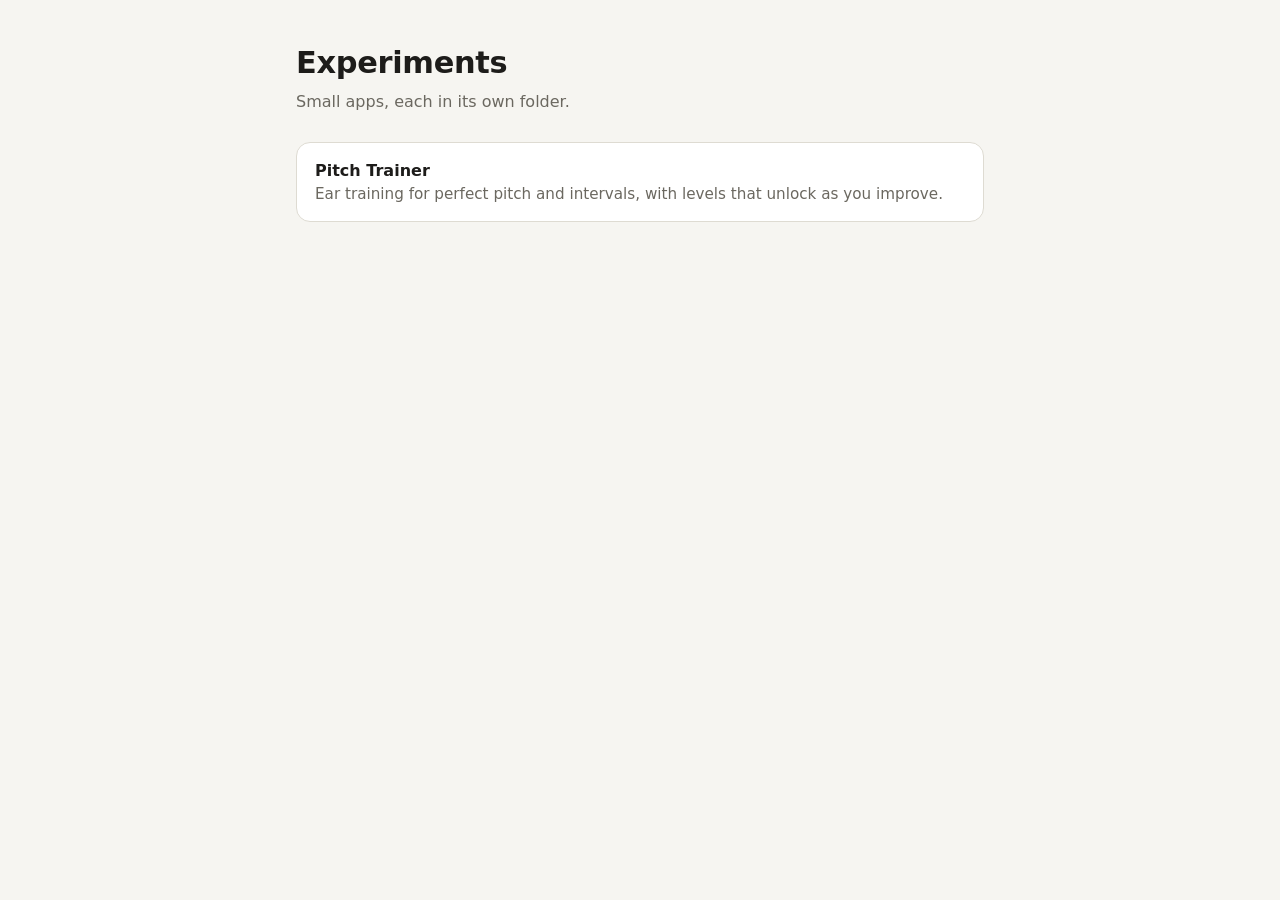
<file: index.html>
<!doctype html>
<html lang="en">
<head>
  <meta charset="utf-8">
  <meta name="viewport" content="width=device-width, initial-scale=1">
  <title>Experiments</title>
  <meta name="description" content="A collection of small experimental web apps.">
  <style>
    :root {
      --bg: #f6f5f1; --surface: #fff; --text: #1d1c1a; --muted: #6b6860;
      --border: #dedbd2; --accent: #3d5afe; color-scheme: light;
    }
    @media (prefers-color-scheme: dark) {
      :root {
        --bg: #141412; --surface: #1e1e1b; --text: #edebe4; --muted: #a19e94;
        --border: #36352f; --accent: #7c8cff; color-scheme: dark;
      }
    }
    * { box-sizing: border-box; }
    body { margin: 0; background: var(--bg); color: var(--text); font: 16px/1.5 system-ui, -apple-system, "Segoe UI", Roboto, sans-serif; }
    main { max-width: 720px; margin: 0 auto; padding: 40px 16px; }
    h1 { margin: 0 0 4px; font-size: 1.9rem; letter-spacing: -0.01em; }
    .sub { color: var(--muted); margin: 0 0 28px; }
    ul { list-style: none; margin: 0; padding: 0; display: grid; gap: 12px; }
    a.app { display: block; padding: 16px 18px; background: var(--surface); border: 1px solid var(--border); border-radius: 14px; color: inherit; text-decoration: none; }
    a.app:hover, a.app:focus-visible { border-color: var(--accent); outline: none; }
    .name { font-weight: 600; }
    .desc { color: var(--muted); font-size: 0.95rem; }
  </style>
</head>
<body>
  <main>
    <h1>Experiments</h1>
    <p class="sub">Small apps, each in its own folder.</p>
    <ul>
      <li>
        <a class="app" href="pitch-trainer/">
          <div class="name">Pitch Trainer</div>
          <div class="desc">Ear training for perfect pitch and intervals, with levels that unlock as you improve.</div>
        </a>
      </li>
    </ul>
  </main>
</body>
</html>
</file>
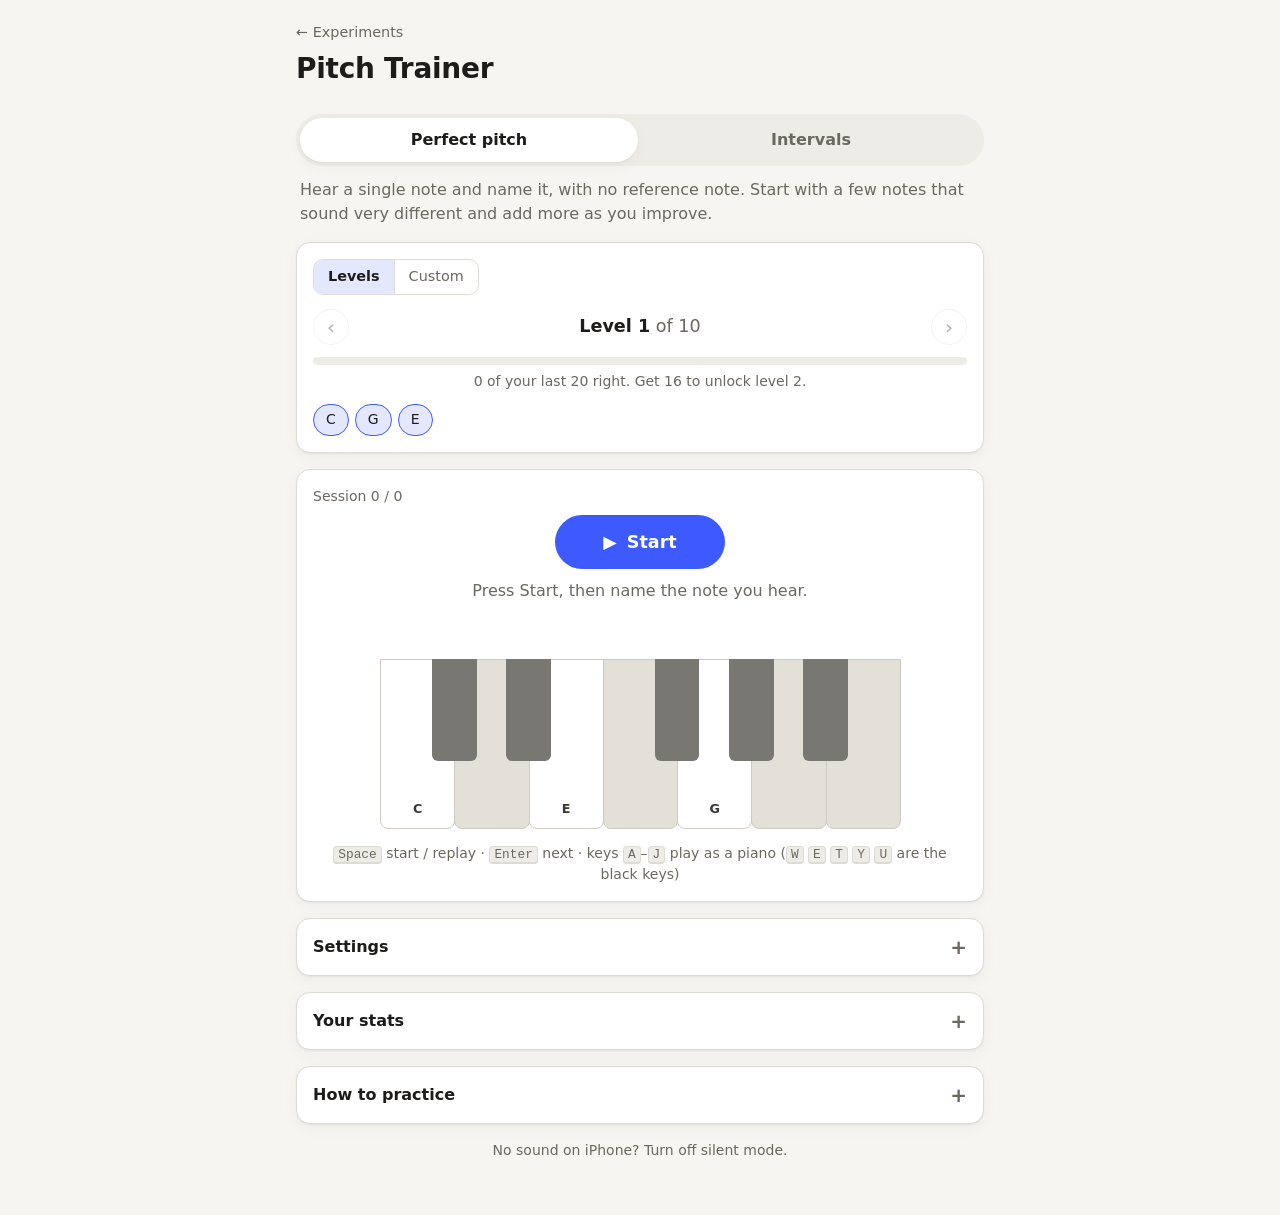
<file: pitch-trainer/index.html>
<!doctype html>
<html lang="en">
<head>
  <meta charset="utf-8">
  <meta name="viewport" content="width=device-width, initial-scale=1">
  <title>Pitch Trainer</title>
  <meta name="description" content="Ear training for perfect pitch and relative pitch, with adaptive levels.">
  <link rel="stylesheet" href="style.css">
</head>
<body>
  <header class="top">
    <a class="back" href="../">&larr; Experiments</a>
    <h1>Pitch Trainer</h1>
  </header>

  <main>
    <nav class="tabs" role="tablist" aria-label="Training mode">
      <button role="tab" data-mode="pp">Perfect pitch</button>
      <button role="tab" data-mode="int">Intervals</button>
    </nav>
    <p class="blurb" id="blurb"></p>

    <section class="card setup" aria-label="What to practice">
      <div class="seg" role="group" aria-label="Practice style">
        <button data-style="levels">Levels</button>
        <button data-style="custom">Custom</button>
      </div>

      <div id="levels-panel">
        <div class="level-row">
          <button class="icon-btn" id="lvl-down" aria-label="Previous level">&lsaquo;</button>
          <div class="level-title"><strong id="lvl-label">Level 1</strong> <span class="muted" id="lvl-of"></span></div>
          <button class="icon-btn" id="lvl-up" aria-label="Next level">&rsaquo;</button>
        </div>
        <div class="progress" aria-hidden="true"><div id="lvl-bar"></div></div>
        <p class="muted small" id="lvl-hint"></p>
      </div>

      <div id="custom-panel" hidden>
        <p class="muted small">Pick what to practice (at least two).</p>
      </div>

      <div class="chips" id="chips"></div>
    </section>

    <section class="card quiz" aria-label="Quiz">
      <div class="scoreline">
        <span id="session">Session 0 / 0</span>
        <span id="streak"></span>
      </div>

      <div class="play-wrap">
        <button class="play" id="play"><span id="play-icon">&#9654;</span><span id="play-label">Start</span></button>
        <button class="link-btn" id="replay" hidden>Replay</button>
      </div>

      <p class="prompt" id="prompt"></p>
      <div class="feedback" id="feedback" aria-live="polite"></div>

      <div id="answer-area"></div>
      <div id="display-piano" class="display-piano" hidden></div>

      <p class="kbd-hint muted small" id="kbd-hint"></p>
    </section>

    <details class="card">
      <summary>Settings</summary>
      <div class="settings">
        <div data-for="pp">
          <label class="row">
            <span>Note range</span>
            <select id="set-range">
              <option value="narrow">One octave (middle C)</option>
              <option value="wide">Three octaves</option>
            </select>
          </label>
          <label class="row check">
            <input type="checkbox" id="set-mask">
            <span>Play a quick random run before each note, so you can't just compare it to the last one</span>
          </label>
          <label class="row check">
            <input type="checkbox" id="set-labels">
            <span>Show note names on the keys</span>
          </label>
        </div>
        <div data-for="int">
          <label class="row">
            <span>Direction</span>
            <select id="set-dir">
              <option value="asc">Ascending</option>
              <option value="desc">Descending</option>
              <option value="harm">Harmonic (together)</option>
              <option value="mixed">Mixed</option>
            </select>
          </label>
          <label class="row check">
            <input type="checkbox" id="set-songs">
            <span>Show reference songs on the buttons</span>
          </label>
        </div>
        <label class="row check">
          <input type="checkbox" id="set-auto">
          <span>Go to the next question automatically after a correct answer</span>
        </label>
        <label class="row">
          <span>Volume</span>
          <input type="range" id="set-vol" min="0" max="1" step="0.05">
        </label>
      </div>
    </details>

    <details class="card" id="stats-card">
      <summary>Your stats</summary>
      <div id="stats"></div>
      <button class="link-btn danger" id="reset-stats">Reset stats for this mode</button>
    </details>

    <details class="card">
      <summary>How to practice</summary>
      <div class="howto">
        <p><strong>Little and often.</strong> Ten minutes a day works better than an hour once a week.</p>
        <p><strong>Perfect pitch:</strong> try to hear each note's colour, not where it sits relative to the last one. Before answering, sing the note back or picture what it feels like. The random run before each note stops you leaning on relative pitch. Once three octaves feel easy, switch it on in Settings.</p>
        <p><strong>Intervals:</strong> link each interval to the opening of a song you know (switch on reference songs in Settings). Use the songs as a crutch at first, then drop them and listen for each interval's character: bright, tense, open, hollow.</p>
        <p><strong>Use what you get wrong.</strong> When you miss, play the right answer and your answer back to back. Your stats show which pairs you mix up most.</p>
        <p><strong>Levels</strong> add one new item each time you get 16 of your last 20 right. Use <strong>Custom</strong> to drill a specific pair you keep confusing.</p>
      </div>
    </details>

    <p class="muted small footnote">No sound on iPhone? Turn off silent mode.</p>
  </main>

  <div class="toast" id="toast" role="status" aria-live="polite"></div>

  <script src="app.js"></script>
</body>
</html>
</file>
<file: pitch-trainer/style.css>
:root {
  --bg: #f6f5f1;
  --surface: #ffffff;
  --surface-2: #eeece6;
  --text: #1d1c1a;
  --muted: #6b6860;
  --border: #dedbd2;
  --accent: #3d5afe;
  --accent-text: #ffffff;
  --accent-soft: #e4e8ff;
  --good: #1f8a4c;
  --good-soft: #dcf2e4;
  --bad: #c62f2f;
  --bad-soft: #fbe1e1;
  --key-white: #ffffff;
  --key-white-edge: #cfcbc0;
  --key-black: #22211f;
  --key-disabled: #e3e0d8;
  --radius: 14px;
  --shadow: 0 1px 2px rgba(0, 0, 0, 0.05), 0 4px 16px rgba(0, 0, 0, 0.04);
  color-scheme: light;
}

@media (prefers-color-scheme: dark) {
  :root {
    --bg: #141412;
    --surface: #1e1e1b;
    --surface-2: #2a2a26;
    --text: #edebe4;
    --muted: #a19e94;
    --border: #36352f;
    --accent: #7c8cff;
    --accent-text: #0f1020;
    --accent-soft: #262b4d;
    --good: #4fc985;
    --good-soft: #17331f;
    --bad: #ff7a7a;
    --bad-soft: #3a1c1c;
    --key-white: #e9e6dd;
    --key-white-edge: #8d897e;
    --key-black: #0c0c0b;
    --key-disabled: #6d6a62;
    --shadow: none;
    color-scheme: dark;
  }
}

* { box-sizing: border-box; }

html { -webkit-text-size-adjust: 100%; }

body {
  margin: 0;
  background: var(--bg);
  color: var(--text);
  font: 16px/1.5 system-ui, -apple-system, "Segoe UI", Roboto, sans-serif;
}

button, select, input { font: inherit; color: inherit; }
button { cursor: pointer; }
button:focus-visible, select:focus-visible, input:focus-visible, summary:focus-visible {
  outline: 2px solid var(--accent);
  outline-offset: 2px;
}

.top {
  max-width: 720px;
  margin: 0 auto;
  padding: 20px 16px 4px;
}
.top h1 { margin: 4px 0 0; font-size: 1.75rem; letter-spacing: -0.01em; }
.back { color: var(--muted); text-decoration: none; font-size: 0.9rem; }
.back:hover { color: var(--text); }

main {
  max-width: 720px;
  margin: 0 auto;
  padding: 8px 16px 40px;
}

.muted { color: var(--muted); }
.small { font-size: 0.875rem; }

.tabs {
  display: flex;
  gap: 4px;
  padding: 4px;
  background: var(--surface-2);
  border-radius: 999px;
  margin-top: 12px;
}
.tabs button {
  flex: 1;
  border: 0;
  background: transparent;
  padding: 10px 12px;
  border-radius: 999px;
  font-weight: 600;
  color: var(--muted);
}
.tabs button[aria-selected="true"] {
  background: var(--surface);
  color: var(--text);
  box-shadow: var(--shadow);
}
.blurb { color: var(--muted); margin: 12px 4px 16px; }

.card {
  background: var(--surface);
  border: 1px solid var(--border);
  border-radius: var(--radius);
  padding: 16px;
  margin-bottom: 16px;
  box-shadow: var(--shadow);
}
details.card > summary {
  cursor: pointer;
  font-weight: 600;
  list-style: none;
  display: flex;
  justify-content: space-between;
  align-items: center;
}
details.card > summary::-webkit-details-marker { display: none; }
details.card > summary::after { content: "+"; color: var(--muted); font-size: 1.25rem; line-height: 1; }
details.card[open] > summary::after { content: "\2212"; }
details.card[open] > summary { margin-bottom: 12px; }

/* Setup */
.seg {
  display: inline-flex;
  border: 1px solid var(--border);
  border-radius: 10px;
  overflow: hidden;
  margin-bottom: 14px;
}
.seg button {
  border: 0;
  background: transparent;
  padding: 6px 14px;
  font-size: 0.9rem;
  color: var(--muted);
}
.seg button + button { border-left: 1px solid var(--border); }
.seg button[aria-pressed="true"] { background: var(--accent-soft); color: var(--text); font-weight: 600; }

.level-row { display: flex; align-items: center; gap: 8px; }
.level-title { flex: 1; text-align: center; font-size: 1.1rem; }
.icon-btn {
  width: 36px; height: 36px;
  border-radius: 50%;
  border: 1px solid var(--border);
  background: var(--surface);
  font-size: 1.25rem;
  line-height: 1;
}
.icon-btn:disabled { opacity: 0.35; cursor: default; }

.progress {
  height: 8px;
  background: var(--surface-2);
  border-radius: 999px;
  overflow: hidden;
  margin: 12px 0 6px;
}
.progress > div {
  height: 100%;
  width: 0;
  background: var(--accent);
  border-radius: 999px;
  transition: width 0.3s ease;
}
#lvl-hint { margin: 0 0 12px; text-align: center; }

.chips { display: flex; flex-wrap: wrap; gap: 6px; }
.chip {
  border: 1px solid var(--border);
  background: var(--surface);
  border-radius: 999px;
  padding: 4px 12px;
  font-size: 0.875rem;
  min-height: 32px;
}
.chip.on { background: var(--accent-soft); border-color: var(--accent); }
.chip.new::after {
  content: "new";
  margin-left: 6px;
  font-size: 0.7rem;
  font-weight: 700;
  text-transform: uppercase;
  color: var(--accent);
}

/* Quiz */
.quiz { text-align: center; }
.scoreline {
  display: flex;
  justify-content: space-between;
  font-size: 0.875rem;
  color: var(--muted);
}
.play-wrap { display: flex; flex-direction: column; align-items: center; gap: 4px; margin: 8px 0 4px; }
.play {
  display: inline-flex;
  align-items: center;
  gap: 10px;
  border: 0;
  background: var(--accent);
  color: var(--accent-text);
  border-radius: 999px;
  padding: 14px 28px;
  font-size: 1.1rem;
  font-weight: 700;
  min-width: 170px;
  justify-content: center;
  transition: transform 0.08s ease;
}
.play:active { transform: scale(0.97); }
.link-btn {
  border: 0;
  background: none;
  color: var(--accent);
  padding: 6px 8px;
  font-size: 0.9rem;
}
.link-btn.danger { color: var(--bad); margin-top: 8px; padding-left: 0; }

.prompt { margin: 10px 0 4px; min-height: 1.5em; color: var(--muted); }
.feedback { min-height: 2.75rem; margin-bottom: 8px; }
.feedback .verdict { font-weight: 700; font-size: 1.1rem; }
.feedback .verdict.good { color: var(--good); }
.feedback .verdict.bad { color: var(--bad); }
.feedback .compare { display: inline-flex; gap: 8px; margin-top: 6px; flex-wrap: wrap; justify-content: center; }
.feedback .compare button {
  border: 1px solid var(--border);
  background: var(--surface);
  border-radius: 8px;
  padding: 4px 10px;
  font-size: 0.875rem;
}

.kbd-hint { margin: 14px 0 0; }
kbd {
  font: 0.8rem ui-monospace, SFMono-Regular, Menlo, monospace;
  border: 1px solid var(--border);
  border-bottom-width: 2px;
  border-radius: 4px;
  padding: 0 4px;
  background: var(--surface-2);
}

/* Piano */
.piano {
  position: relative;
  display: flex;
  height: 170px;
  max-width: 520px;
  margin: 0 auto;
  user-select: none;
  -webkit-user-select: none;
  touch-action: manipulation;
}
.piano .key {
  position: relative;
  border: 0;
  padding: 0 0 10px;
  display: flex;
  align-items: flex-end;
  justify-content: center;
  font-size: 0.8rem;
  font-weight: 600;
  transition: background-color 0.12s ease;
}
.piano .white {
  flex: 1;
  background: var(--key-white);
  color: #3a3833;
  border: 1px solid var(--key-white-edge);
  border-radius: 0 0 8px 8px;
  margin-right: -1px;
}
.piano .black {
  position: absolute;
  top: 0;
  height: 60%;
  background: var(--key-black);
  color: #f0eee8;
  border-radius: 0 0 6px 6px;
  z-index: 2;
  font-size: 0.68rem;
  padding-bottom: 8px;
}
.piano .key.off { cursor: default; }
.piano .white.off { background: var(--key-disabled); color: transparent; }
.piano .black.off { background: color-mix(in srgb, var(--key-black) 55%, var(--key-disabled)); color: transparent; }
.piano .key.good { background: var(--good); color: #fff; border-color: var(--good); }
.piano .key.bad { background: var(--bad); color: #fff; border-color: var(--bad); }
.piano .key.mark { background: var(--accent); color: var(--accent-text); border-color: var(--accent); }
.piano .key.pressed { filter: brightness(0.9); }
.piano.nolabels .key:not(.good):not(.bad):not(.mark) { color: transparent; }

.display-piano { margin-top: 16px; }
.display-piano .piano { height: 90px; max-width: 640px; }
.display-piano .key { font-size: 0.65rem; padding-bottom: 4px; cursor: default; }
.display-piano .black { padding-bottom: 4px; }
.display-piano .caption { margin: 6px 0 0; font-variant-numeric: tabular-nums; }

/* Interval buttons */
.int-grid {
  display: grid;
  grid-template-columns: repeat(auto-fill, minmax(140px, 1fr));
  gap: 8px;
}
.int-btn {
  border: 1px solid var(--border);
  background: var(--surface);
  border-radius: 12px;
  padding: 10px 8px;
  display: flex;
  flex-direction: column;
  align-items: center;
  gap: 1px;
  min-height: 64px;
  justify-content: center;
  position: relative;
}
.int-btn:hover { border-color: var(--accent); }
.int-btn .short { font-weight: 700; font-size: 1.05rem; }
.int-btn .name { font-size: 0.8rem; color: var(--muted); }
.int-btn .song { font-size: 0.72rem; color: var(--muted); font-style: italic; }
.int-btn .hk {
  position: absolute;
  top: 4px;
  left: 6px;
  font-size: 0.65rem;
  color: var(--muted);
  font-family: ui-monospace, SFMono-Regular, Menlo, monospace;
}
.int-btn.good { background: var(--good-soft); border-color: var(--good); }
.int-btn.bad { background: var(--bad-soft); border-color: var(--bad); }

/* Settings */
.settings .row {
  display: flex;
  align-items: center;
  justify-content: space-between;
  gap: 12px;
  padding: 8px 0;
  border-bottom: 1px solid var(--border);
}
.settings .row.check { justify-content: flex-start; }
.settings .row.check input { flex: none; width: 18px; height: 18px; accent-color: var(--accent); }
.settings select {
  background: var(--surface-2);
  border: 1px solid var(--border);
  border-radius: 8px;
  padding: 6px 8px;
  max-width: 60%;
}
.settings input[type="range"] { accent-color: var(--accent); width: 50%; }

/* Stats */
.stat-row {
  display: grid;
  grid-template-columns: 4.5rem 1fr 5.5rem;
  align-items: center;
  gap: 10px;
  padding: 3px 0;
  font-size: 0.9rem;
}
.stat-row .label { font-weight: 600; }
.stat-row .num { text-align: right; color: var(--muted); font-variant-numeric: tabular-nums; }
.stat-bar { height: 8px; background: var(--surface-2); border-radius: 999px; overflow: hidden; }
.stat-bar > div { height: 100%; background: var(--accent); border-radius: 999px; }
.confusions { margin: 12px 0 0; padding-left: 18px; font-size: 0.9rem; }
.confusions li { margin: 2px 0; }

.howto p { margin: 0 0 10px; }
.footnote { text-align: center; }

.toast {
  position: fixed;
  left: 50%;
  top: 16px;
  transform: translate(-50%, calc(-100% - 24px));
  opacity: 0;
  background: var(--text);
  color: var(--bg);
  padding: 10px 18px;
  border-radius: 999px;
  font-weight: 600;
  box-shadow: 0 6px 24px rgba(0, 0, 0, 0.2);
  transition: transform 0.25s ease, opacity 0.25s ease;
  z-index: 10;
  max-width: calc(100vw - 32px);
  text-align: center;
}
.toast.show { transform: translate(-50%, 0); opacity: 1; }

@media (max-width: 480px) {
  .piano { height: 150px; }
  .int-grid { grid-template-columns: repeat(2, 1fr); }
  .top h1 { font-size: 1.5rem; }
}

@media (prefers-reduced-motion: reduce) {
  * { transition: none !important; }
}
</file>
